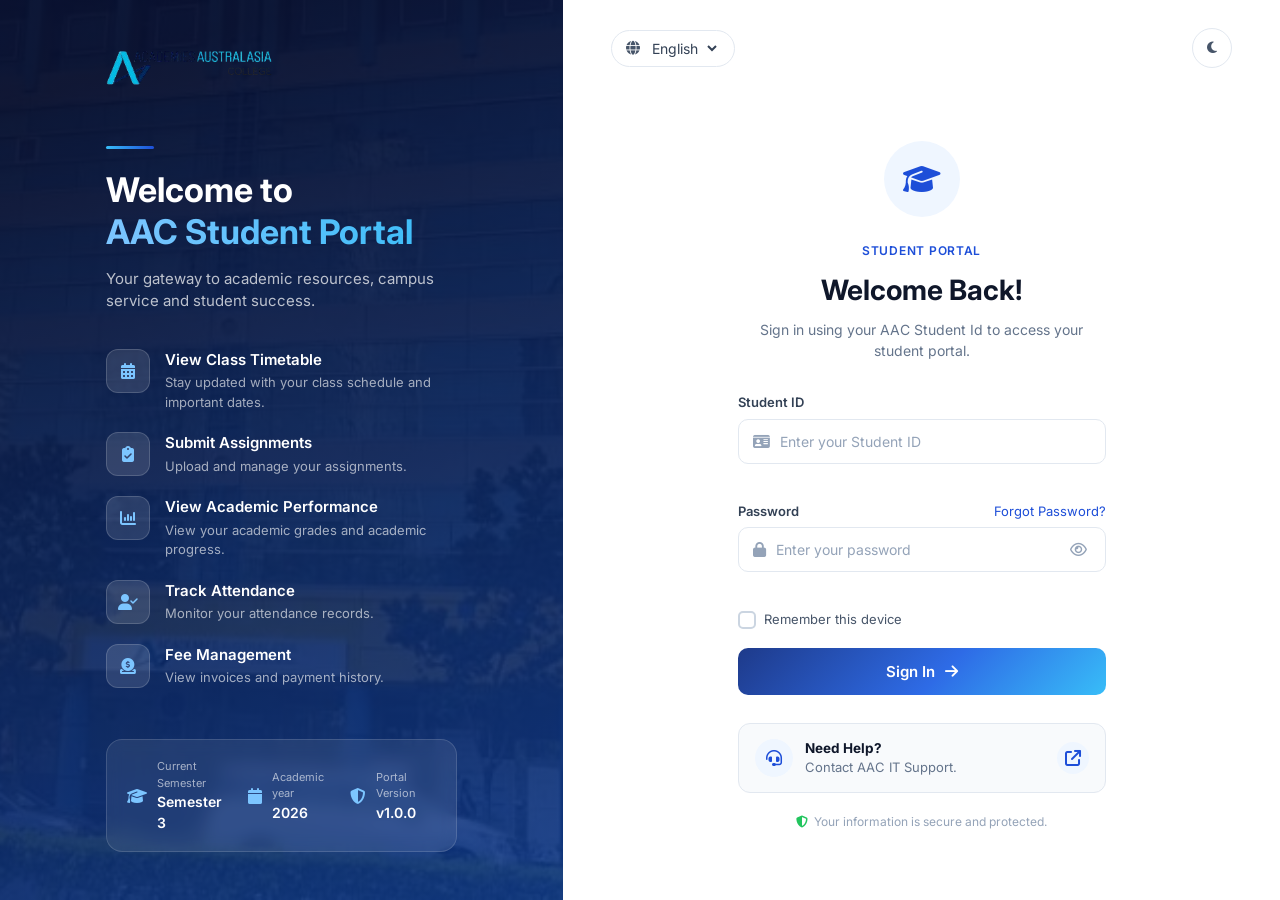
<file: index.html>
<!DOCTYPE html>
<html lang="en">
<head>
    <meta charset="UTF-8">
    <meta name="viewport" content="width=device-width, initial-scale=1.0">
    <title>AAC Student Portal</title>

    <!-- Google Font -->
    <link rel="preconnect" href="https://fonts.googleapis.com">
    <link rel="preconnect" href="https://fonts.gstatic.com" crossorigin>

    <link href="https://fonts.googleapis.com/css2?family=Inter:wght@300;400;500;600;700;800&display=swap"
        rel="stylesheet">

    <!-- Font Awesome -->
    <link rel="stylesheet"
        href="https://cdnjs.cloudflare.com/ajax/libs/font-awesome/6.7.2/css/all.min.css">

    <!-- Custom CSS -->
    <link rel="stylesheet" href="style.css">
    <link rel="responsivesheet" href="responsive.css"
</head>

<body>
    <main class="login-page">

        <!--Left Hero Section-->

        <section class="hero-section">

            <img src="Photos/campusbackground.jpg" alt="College Background Image" class="campus-background">

            <!--College Details-->
            <header class="hero-header">

                <a href="#" class="brand-img">
                    <img src="Photos/college_logo.png" alt="Academies Australasia College Logo">
                </a>

            </header>

            <!--College Content-->
            <div class="hero-content">

                <span class="hero-line"></span>

                <h1>
                    Welcome to
                    <span>AAC Student Portal</span>
                </h1>

                <p>
                    Your gateway to academic resources,
                    campus service and student success.
                </p>

                <!--College Features-->
                <div class="portal-features">

                    <!--Feature 1-->
                    <div class="feature-item">

                        <div class="feature-icon">
                            <i class="fa-solid fa-calendar-days"></i>
                        </div>

                        <div class="feature-text">
                            <h3>View Class Timetable</h3>
                            <p>Stay updated with your class schedule and important dates.</p>
                        </div>

                    </div>

                    <!--Feature 2-->
                    <div class="feature-item">

                        <div class="feature-icon">
                            <i class="fa-solid fa-clipboard-check"></i>
                        </div>

                        <div class="feature-text">
                            <h3>Submit Assignments</h3>
                            <p>Upload and manage your assignments.</p>
                        </div>

                    </div>

                    <!--Feature 3-->
                    <div class="feature-item">

                        <div class="feature-icon">
                            <i class="fa-solid fa-chart-column"></i>
                        </div>

                        <div class="feature-text">
                            <h3>View Academic Performance</h3>
                            <p>View your academic grades and academic progress.</p>
                        </div>

                    </div>

                    <!--Feature 4-->
                    <div class="feature-item">

                        <div class="feature-icon">
                            <i class="fa-solid fa-user-check"></i>
                        </div>

                        <div class="feature-text">
                            <h3>Track Attendance</h3>
                            <p>Monitor your attendance records.</p>
                        </div>

                    </div>

                    <!--Feature 5-->
                    <div class="feature-item">

                        <div class="feature-icon">
                            <i class="fa-solid fa-circle-dollar-to-slot"></i>
                        </div>

                        <div class="feature-text">
                            <h3>Fee Management</h3>
                            <p>View invoices and payment history.</p>
                        </div>

                    </div>

                </div>

            </div>

            <!--Semester Information-->
            <div class="semester-card">

                <div class="semester-item">

                    <i class="fa-solid fa-graduation-cap"></i>

                    <div class="semester-text">
                        <span>Current Semester</span>
                        <strong>Semester 3</strong>
                    </div>

                </div>

                <div class="semester-item">

                    <i class="fa-solid fa-calendar"></i>

                    <div class="semester-text">
                        <span>Academic year</span>
                        <strong>2026</strong>
                    </div>

                </div>

                <div class="semester-item">

                    <i class="fa-solid fa-shield-halved"></i>

                    <div class="semester-text">
                        <span>Portal Version</span>
                        <strong>v1.0.0</strong>
                    </div>

                </div>

            </div>

        </section>

        <!--Right Login Section-->

        <section class="login-section">

            <!--Top Controls-->
            <header class="login-header">

                <div class="language-selector">

                    <i class="fa-solid fa-globe"></i>

                    <select name="language" id="language">
                        <option value="en">English</option>
                        <option value="es">Chinese</option>
                        <option value="fr">Malay</option>
                        <option value="de">Sinhala</option>
                    </select>

                </div>

                <button
                    type="button"
                    class="theme-toggle"
                    id="themeToggle"
                    aria-label="Toggle dark mode">

                    <i class="fa-solid fa-moon"></i>

                </button>

            </header>

            <!--Login Content-->
            <div class="login-content">

                <!--Portal Icon-->
                <div class="portal-icon">
                    <i class="fa-solid fa-graduation-cap"></i>
                </div>

                <!--Heading-->
                <div class="login-heading">

                    <span class="welcome-label">
                        STUDENT PORTAL
                    </span>

                    <h2>
                        Welcome Back!
                    </h2>

                    <p>
                        Sign in using your AAC Student Id
                        to access your student portal.
                    </p>

                </div>

                <!--Login Form-->
                <form
                    class="login-form"
                    id="loginForm"
                    action="#"
                    method="POST"
                    novalidate>

                    <!--Student Id Field-->
                    <div class="form-group">

                        <label for="studentID">
                            Student ID
                        </label>

                        <div class="input-wrapper">

                            <i class="fa-solid fa-id-card input-icon"></i>

                            <input
                                type="text"
                                id="studentID"
                                name="studentID"
                                placeholder="Enter your Student ID"
                                autocomplete="username"
                                required>
                        </div>

                        <small
                            class="input-error"
                            id="studentIdError">
                        </small>

                    </div>

                    <!--Password Field-->
                    <div class="form-group">

                        <div class="password-label">

                            <label for="password">
                                Password
                            </label>

                            <a href="#" class="forgot-password">
                                Forgot Password?
                            </a>

                        </div>

                        <div class="input-wrapper">

                            <i class="fa-solid fa-lock input-icon"></i>

                            <input
                                type="password"
                                id="password"
                                name="password"
                                placeholder="Enter your password"
                                autocomplete="current-password"
                                required>

                            <button
                                type="button"
                                class="toggle-password"
                                id="passwordToggle"
                                aria-label="Show password">

                                <i class="fa-regular fa-eye"></i>

                            </button>

                        </div>

                        <small
                            class="input-error"
                            id="passwordError">
                        </small>

                    </div>

                    <!--Remember Device-->
                    <div class="form-options">

                        <label class="remember-device">

                            <input
                                type="checkbox"
                                id="rememberDevice"
                                name="remember_device">

                            <span class="custom-checkbox"></span>

                            <span class="remember-text">
                                Remember this device
                            </span>

                        </label>

                    </div>

                    <!--Login Button-->
                    <button
                        type="submit"
                        class="login-button"
                        id="loginButton">

                        <span class="button-text">
                            Sign In
                        </span>

                        <i class="fa-solid fa-arrow-right button-icon"></i>

                        <span
                            class="button-loader"
                            id="buttonLoader"
                            aria-hidden="true">
                        </span>

                    </button>

                </form>

                <!--Support Section-->
                <div class="support-card">

                    <div class="support-icon">
                        <i class="fa-solid fa-headset"></i>
                    </div>

                    <div class="support-content">

                        <strong>Need Help?</strong>

                        <span>Contact AAC IT Support.</span>

                    </div>

                    <a
                        href="mailto:support@aac.com"
                        class="support-link"
                        aria-label="Contact AAC IT Support via email">

                        <i class="fa-solid fa-arrow-up-right-from-square"></i>

                    </a>

                </div>

                <!--Security Information-->
                <div class="security-info">

                    <i class="fa-solid fa-shield-halved"></i>

                    <span>
                        Your information is secure and protected.
                    </span>

                </div>

            </div>

        </section>

    </main>

    <!-- Custom JS -->
    <script src="java.js"></script>
</body>
</html>
</file>
<file: style.css>
* {
    margin: 0;
    padding: 0;
    box-sizing: border-box;
}

html,
body {
    height: 100%;
    overflow: hidden;
}

body {
    font-family: 'Inter', sans-serif;
    line-height: 1.5;
    color: #0F172A;
    -webkit-font-smoothing: antialiased;
}

img {
    display: block;
    max-width: 100%;
}

button,
select,
input {
    font-family: inherit;
}

a {
    color: inherit;
}

a:focus-visible,
button:focus-visible,
input:focus-visible,
select:focus-visible {
    outline: 2px solid #1D4ED8;
    outline-offset: 2px;
}



.login-page {
    display: flex;
    min-height: 100vh;
    width: 100%;
}



.hero-section {
    position: relative;
    width: 44%;
    min-height: 100vh;
    overflow: hidden;
    display: flex;
    flex-direction: column;
    justify-content: space-between;
    padding: 48px 106px;
    /*padding-left: 80px;*/
    color: #fff;
    background: #0A1A3F;
}

.campus-background {
    position: absolute;
    inset: 0;
    width: 100%;
    height: 100%;
    object-fit: cover;
    z-index: 0;
}

.hero-section::before {
    content: "";
    position: absolute;
    inset: 0;
    background: linear-gradient(160deg, rgba(7, 15, 46, 0.95) 10%, rgba(15, 58, 138, 0.88) 100%);
    z-index: 1;
}

.hero-header,
.hero-content,
.semester-card {
    position: relative;
    z-index: 2;
}

.hero-header {
    margin-bottom: 40px;
}

.brand-img img {
    height: 38px;
}

.hero-content {
    flex: 1;
    display: flex;
    flex-direction: column;
    justify-content: center;
}

.hero-line {
    display: block;
    width: 48px;
    height: 3px;
    background: linear-gradient(90deg, #38BDF8, #1D4ED8);
    border-radius: 2px;
    margin-bottom: 20px;
}

.hero-content h1 {
    font-size: 34px;
    font-weight: 700;
    line-height: 1.25;
    margin-bottom: 14px;
}

.hero-content h1 span {
    display: block;
    background: linear-gradient(90deg, #7CC5FF, #38BDF8);
    -webkit-background-clip: text;
    background-clip: text;
    color: transparent;
}

.hero-content > p {
    font-size: 15px;
    color: rgba(255, 255, 255, 0.72);
    max-width: 380px;
    margin-bottom: 36px;
}

.portal-features {
    display: flex;
    flex-direction: column;
    gap: 20px;
}

.feature-item {
    display: flex;
    gap: 15px;
    align-items: flex-start;
}

.feature-icon {
    width: 44px;
    height: 44px;
    flex-shrink: 0;
    border-radius: 12px;
    background: rgba(255, 255, 255, 0.12);
    border: 1px solid rgba(255, 255, 255, 0.16);
    display: flex;
    align-items: center;
    justify-content: center;
    color: #7CC5FF;
    font-size: 16px;
}

.feature-text h3 {
    font-size: 15px;
    font-weight: 600;
    margin-bottom: 2px;
}

.feature-text p {
    font-size: 13px;
    color: rgba(255, 255, 255, 0.62);
}

.semester-card {
    display: flex;
    justify-content: space-between;
    gap: 16px;
    background: rgba(255, 255, 255, 0.08);
    border: 1px solid rgba(255, 255, 255, 0.14);
    backdrop-filter: blur(8px);
    border-radius: 16px;
    padding: 18px 20px;
    margin-top: 32px;
}

.semester-item {
    display: flex;
    align-items: center;
    gap: 10px;
}

.semester-item i {
    color: #7CC5FF;
    font-size: 16px;
}

.semester-text {
    display: flex;
    flex-direction: column;
}

.semester-text span {
    color: rgba(255, 255, 255, 0.6);
    font-size: 11px;
}

.semester-text strong {
    font-size: 14px;
    font-weight: 600;
}



.login-section {
    flex: 1;
    display: flex;
    flex-direction: column;
    background: #fff;
    min-height: 100vh;
}

.login-header {
    display: flex;
    justify-content: space-between;
    align-items: center;
    padding: 28px 48px;
}

.language-selector {
    display: flex;
    align-items: center;
    gap: 8px;
    border: 1px solid #E2E8F0;
    border-radius: 999px;
    padding: 8px 14px;
    font-size: 14px;
    color: #475569;
}

.language-selector select {
    border: none;
    background: transparent;
    font-size: 14px;
    color: #334155;
    outline: none;
}

.theme-toggle {
    width: 40px;
    height: 40px;
    border-radius: 50%;
    border: 1px solid #E2E8F0;
    background: #fff;
    display: flex;
    align-items: center;
    justify-content: center;
    color: #475569;
    cursor: pointer;
    transition: background 0.15s ease;
}

.theme-toggle:hover {
    background: #F1F5F9;
}

.login-content {
    flex: 1;
    display: flex;
    flex-direction: column;
    align-items: center;
    justify-content: center;
    max-width: 400px;
    width: 100%;
    margin: 0 auto;
    padding: 24px 16px 48px;
}

.portal-icon {
    width: 76px;
    height: 76px;
    border-radius: 50%;
    background: #EFF6FF;
    display: flex;
    align-items: center;
    justify-content: center;
    color: #1D4ED8;
    font-size: 30px;
    margin-bottom: 20px;
}

.login-heading {
    text-align: center;
    margin-bottom: 32px;
}

.welcome-label {
    display: inline-block;
    font-size: 12px;
    letter-spacing: 0.06em;
    color: #1D4ED8;
    font-weight: 600;
}

.login-heading h2 {
    font-size: 28px;
    font-weight: 700;
    color: #0F172A;
    margin: 8px 0 8px;
}

.login-heading p {
    font-size: 14px;
    color: #64748B;
    line-height: 1.5;
}



.login-form {
    width: 100%;
    display: flex;
    flex-direction: column;
    gap: 18px;
}

.form-group {
    display: flex;
    flex-direction: column;
    gap: 6px;
}

.form-group label {
    font-size: 13px;
    font-weight: 600;
    color: #334155;
}

.password-label {
    display: flex;
    justify-content: space-between;
    align-items: center;
}

.forgot-password {
    font-size: 13px;
    color: #1D4ED8;
    text-decoration: none;
}

.forgot-password:hover {
    text-decoration: underline;
}

.input-wrapper {
    display: flex;
    align-items: center;
    gap: 10px;
    border: 1.5px solid #E2E8F0;
    border-radius: 10px;
    padding: 0 14px;
    background: #fff;
    transition: border-color 0.15s ease, box-shadow 0.15s ease;
}

.input-wrapper:focus-within {
    border-color: #1D4ED8;
    box-shadow: 0 0 0 3px rgba(29, 78, 216, 0.12);
}

.input-wrapper i {
    color: #94A3B8;
    font-size: 15px;
}

.input-wrapper input {
    flex: 1;
    border: none;
    outline: none;
    padding: 13px 0;
    font-size: 14px;
    color: #0F172A;
}

.input-wrapper input::placeholder {
    color: #94A3B8;
}

.toggle-password {
    background: none;
    border: none;
    color: #94A3B8;
    cursor: pointer;
    display: flex;
    padding: 4px;
}

.toggle-password:hover {
    color: #475569;
}

.input-error {
    display: block;
    min-height: 14px;
    font-size: 12px;
    color: #DC2626;
}

.form-options {
    display: flex;
    justify-content: space-between;
    align-items: center;
}


.remember-device {
    display: flex;
    align-items: center;
    gap: 8px;
    cursor: pointer;
    font-size: 13px;
    color: #475569;
}

.remember-device input[type="checkbox"] {
    position: absolute;
    opacity: 0;
    width: 0;
    height: 0;
}

.custom-checkbox {
    width: 18px;
    height: 18px;
    border: 2px solid #CBD5E1;
    border-radius: 5px;
    display: inline-flex;
    align-items: center;
    justify-content: center;
    flex-shrink: 0;
    transition: background 0.15s ease, border-color 0.15s ease;
}

.custom-checkbox::after {
    content: "";
    width: 5px;
    height: 9px;
    border: solid #fff;
    border-width: 0 2px 2px 0;
    transform: rotate(45deg) scale(0);
    transition: transform 0.15s ease;
}

.remember-device input:checked ~ .custom-checkbox {
    background: linear-gradient(135deg, #1D4ED8, #38BDF8);
    border-color: #1D4ED8;
}

.remember-device input:checked ~ .custom-checkbox::after {
    transform: rotate(45deg) scale(1);
}

.remember-device input:focus-visible ~ .custom-checkbox {
    outline: 2px solid #1D4ED8;
    outline-offset: 2px;
}


.login-button {
    position: relative;
    display: flex;
    align-items: center;
    justify-content: center;
    gap: 10px;
    width: 100%;
    padding: 14px;
    border: none;
    border-radius: 10px;
    background: linear-gradient(135deg, #1E3A8A, #2E6BE6 55%, #38BDF8);
    color: #fff;
    font-size: 15px;
    font-weight: 600;
    cursor: pointer;
    transition: transform 0.15s ease, box-shadow 0.15s ease;
}

.login-button:hover {
    transform: translateY(-1px);
    box-shadow: 0 8px 20px rgba(29, 78, 216, 0.28);
}

.login-button:active {
    transform: translateY(0);
}

.button-loader {
    display: none;
    width: 16px;
    height: 16px;
    border: 2px solid rgba(255, 255, 255, 0.45);
    border-top-color: #fff;
    border-radius: 50%;
    position: absolute;
    animation: spin 0.7s linear infinite;
}

.login-button.loading .button-text,
.login-button.loading .button-icon {
    visibility: hidden;
}

.login-button.loading .button-loader {
    display: inline-block;
}

@keyframes spin {
    to {
        transform: rotate(360deg);
    }
}


.support-card {
    display: flex;
    align-items: center;
    gap: 12px;
    width: 100%;
    margin-top: 28px;
    padding: 14px 16px;
    border: 1px solid #E2E8F0;
    border-radius: 12px;
    background: #F8FAFC;
}

.support-icon {
    width: 38px;
    height: 38px;
    border-radius: 50%;
    background: #EFF6FF;
    color: #1D4ED8;
    display: flex;
    align-items: center;
    justify-content: center;
    flex-shrink: 0;
}

.support-content {
    flex: 1;
    display: flex;
    flex-direction: column;
    font-size: 13px;
}

.support-content strong {
    color: #0F172A;
    font-size: 13.5px;
}

.support-content span {
    color: #64748B;
}

.support-link {
    width: 32px;
    height: 32px;
    border-radius: 50%;
    display: flex;
    align-items: center;
    justify-content: center;
    color: #1D4ED8;
    background: #EFF6FF;
    text-decoration: none;
    flex-shrink: 0;
    transition: background 0.15s ease;
}

.support-link:hover {
    background: #DBEAFE;
}


.security-info {
    display: flex;
    align-items: center;
    gap: 6px;
    margin-top: 20px;
    font-size: 12px;
    color: #94A3B8;
}

.security-info i {
    color: #22C55E;
}
</file>
<file: responsive.css>
@media (max-width: 968px) {
    .hero-section {
        display: none;
    }

    .login-section {
        width: 100%;
    }
}

@media (max-width: 480px) {
    .login-header {
        padding: 20px 24px;
    }

    .login-content {
        padding: 16px 24px 40px;
    }

    .login-heading h2 {
        font-size: 24px;
    }
}


@media (prefers-reduced-motion: reduce) {
    * {
        animation-duration: 0.001ms !important;
        transition-duration: 0.001ms !important;
    }
}
</file>
